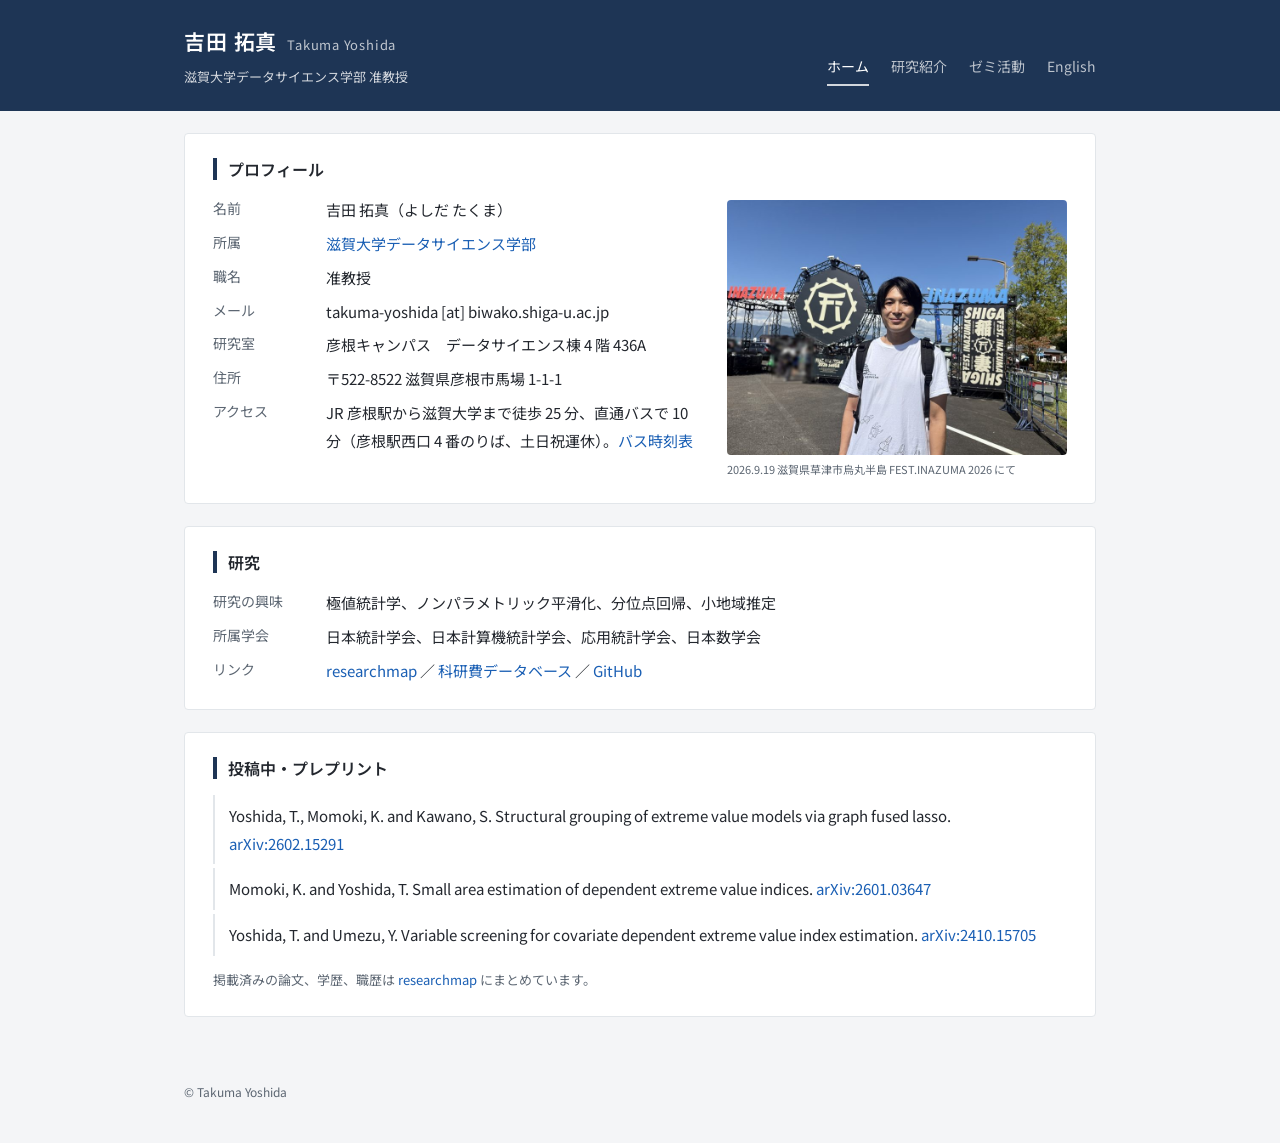
<file: index.html>
<!DOCTYPE html>
<html lang="ja">
<head>
<meta charset="utf-8">
<meta name="viewport" content="width=device-width, initial-scale=1">
<title>吉田 拓真 | 滋賀大学データサイエンス学部</title>
<meta name="description" content="滋賀大学データサイエンス学部 准教授 吉田拓真。極値統計学、ノンパラメトリック平滑化、分位点回帰、小地域推定。">
<meta property="og:type" content="website">
<meta property="og:site_name" content="吉田 拓真">
<meta property="og:locale" content="ja_JP">
<meta property="og:title" content="吉田 拓真 | 滋賀大学データサイエンス学部">
<meta property="og:description" content="滋賀大学データサイエンス学部 准教授 吉田拓真。極値統計学、ノンパラメトリック平滑化、分位点回帰、小地域推定。">
<meta property="og:url" content="https://takuma-yoshida919.github.io/">
<meta name="twitter:card" content="summary">
<link rel="preconnect" href="https://fonts.googleapis.com">
<link rel="preconnect" href="https://fonts.gstatic.com" crossorigin>
<link href="https://fonts.googleapis.com/css2?family=Noto+Sans+JP:wght@400;500;600&display=swap" rel="stylesheet">
<link rel="stylesheet" href="assets/css/style.css?v=8">
<link rel="canonical" href="https://takuma-yoshida919.github.io/">
<link rel="alternate" hreflang="ja" href="https://takuma-yoshida919.github.io/">
<link rel="alternate" hreflang="en" href="https://takuma-yoshida919.github.io/english.html">
<link rel="alternate" hreflang="x-default" href="https://takuma-yoshida919.github.io/">
<script data-goatcounter="https://takuma-yoshida.goatcounter.com/count"
        async src="//gc.zgo.at/count.js"></script>
</head>
<body>

<header class="site-header">
  <div class="inner">
    <div class="who">
      <h1>吉田 拓真<span class="romaji">Takuma Yoshida</span></h1>
      <p>滋賀大学データサイエンス学部 准教授</p>
    </div>
    <nav class="tabs">
      <a href="./" class="on">ホーム</a>
      <a href="research.html">研究紹介</a>
      <a href="seminar.html">ゼミ活動</a>
      <a href="english.html">English</a>
    </nav>
  </div>
</header>

<main>

<section>
  <h2>プロフィール</h2>
  <div class="profile-wrap">
  <dl class="profile">
    <dt>名前</dt>
    <dd>吉田 拓真（よしだ たくま）</dd>
    <dt>所属</dt>
    <dd><a href="https://www.ds.shiga-u.ac.jp/">滋賀大学データサイエンス学部</a></dd>
    <dt>職名</dt>
    <dd>准教授</dd>
    <dt>メール</dt>
    <dd><span class="nb">takuma-yoshida [at]</span> <span class="nb">biwako.shiga-u.ac.jp</span></dd>
    <dt>研究室</dt>
    <dd>彦根キャンパス　<span class="nb">データサイエンス棟 4 階 436A</span></dd>
    <dt>住所</dt>
    <dd><span class="nb">〒522-8522</span> <span class="nb">滋賀県彦根市馬場 1-1-1</span></dd>
    <dt>アクセス</dt>
    <dd>JR 彦根駅から滋賀大学まで徒歩 25 分、直通バスで 10 分（<span class="nb">彦根駅西口 4 番のりば</span>、<span class="nb">土日祝運休</span>）。<a href="https://www.shiga-u.ac.jp/access/access-hikone/bus-timetable_schedule/">バス時刻表</a></dd>
  </dl>
  <figure class="portrait">
    <img src="assets/img/profile.jpg" width="800" height="600" alt="吉田拓真の写真。FEST.INAZUMA 2026 の会場ゲートの前で、白い T シャツ姿で立っている。">
    <figcaption>2026.9.19 <span class="nb">滋賀県草津市烏丸半島</span> <span class="nb">FEST.INAZUMA 2026 にて</span></figcaption>
  </figure>
  </div>
</section>

<section>
  <h2>研究</h2>
  <dl class="profile">
    <dt>研究の興味</dt>
    <dd>極値統計学、ノンパラメトリック平滑化、分位点回帰、小地域推定</dd>
    <dt>所属学会</dt>
    <dd>日本統計学会、日本計算機統計学会、応用統計学会、日本数学会</dd>
    <dt>リンク</dt>
    <dd><a href="https://researchmap.jp/takuma_yoshida">researchmap</a> ／ <a href="https://nrid.nii.ac.jp/ja/nrid/1000080707141/">科研費データベース</a> ／ <a href="https://github.com/takuma-yoshida919">GitHub</a></dd>
  </dl>
</section>

<section>
  <h2>投稿中・プレプリント</h2>
  <ul class="papers">
    <li>Yoshida, T., Momoki, K. and Kawano, S. Structural grouping of extreme value models via graph fused lasso. <a href="https://arxiv.org/abs/2602.15291">arXiv:2602.15291</a></li>
    <li>Momoki, K. and Yoshida, T. Small area estimation of dependent extreme value indices. <a href="https://arxiv.org/abs/2601.03647">arXiv:2601.03647</a></li>
    <li>Yoshida, T. and Umezu, Y. Variable screening for covariate dependent extreme value index estimation. <a href="https://arxiv.org/abs/2410.15705">arXiv:2410.15705</a></li>
  </ul>
  <p class="note">掲載済みの論文、学歴、職歴は <a href="https://researchmap.jp/takuma_yoshida">researchmap</a> にまとめています。</p>
</section>

</main>

<footer>
  &copy; Takuma Yoshida
</footer>

</body>
</html>
</file>
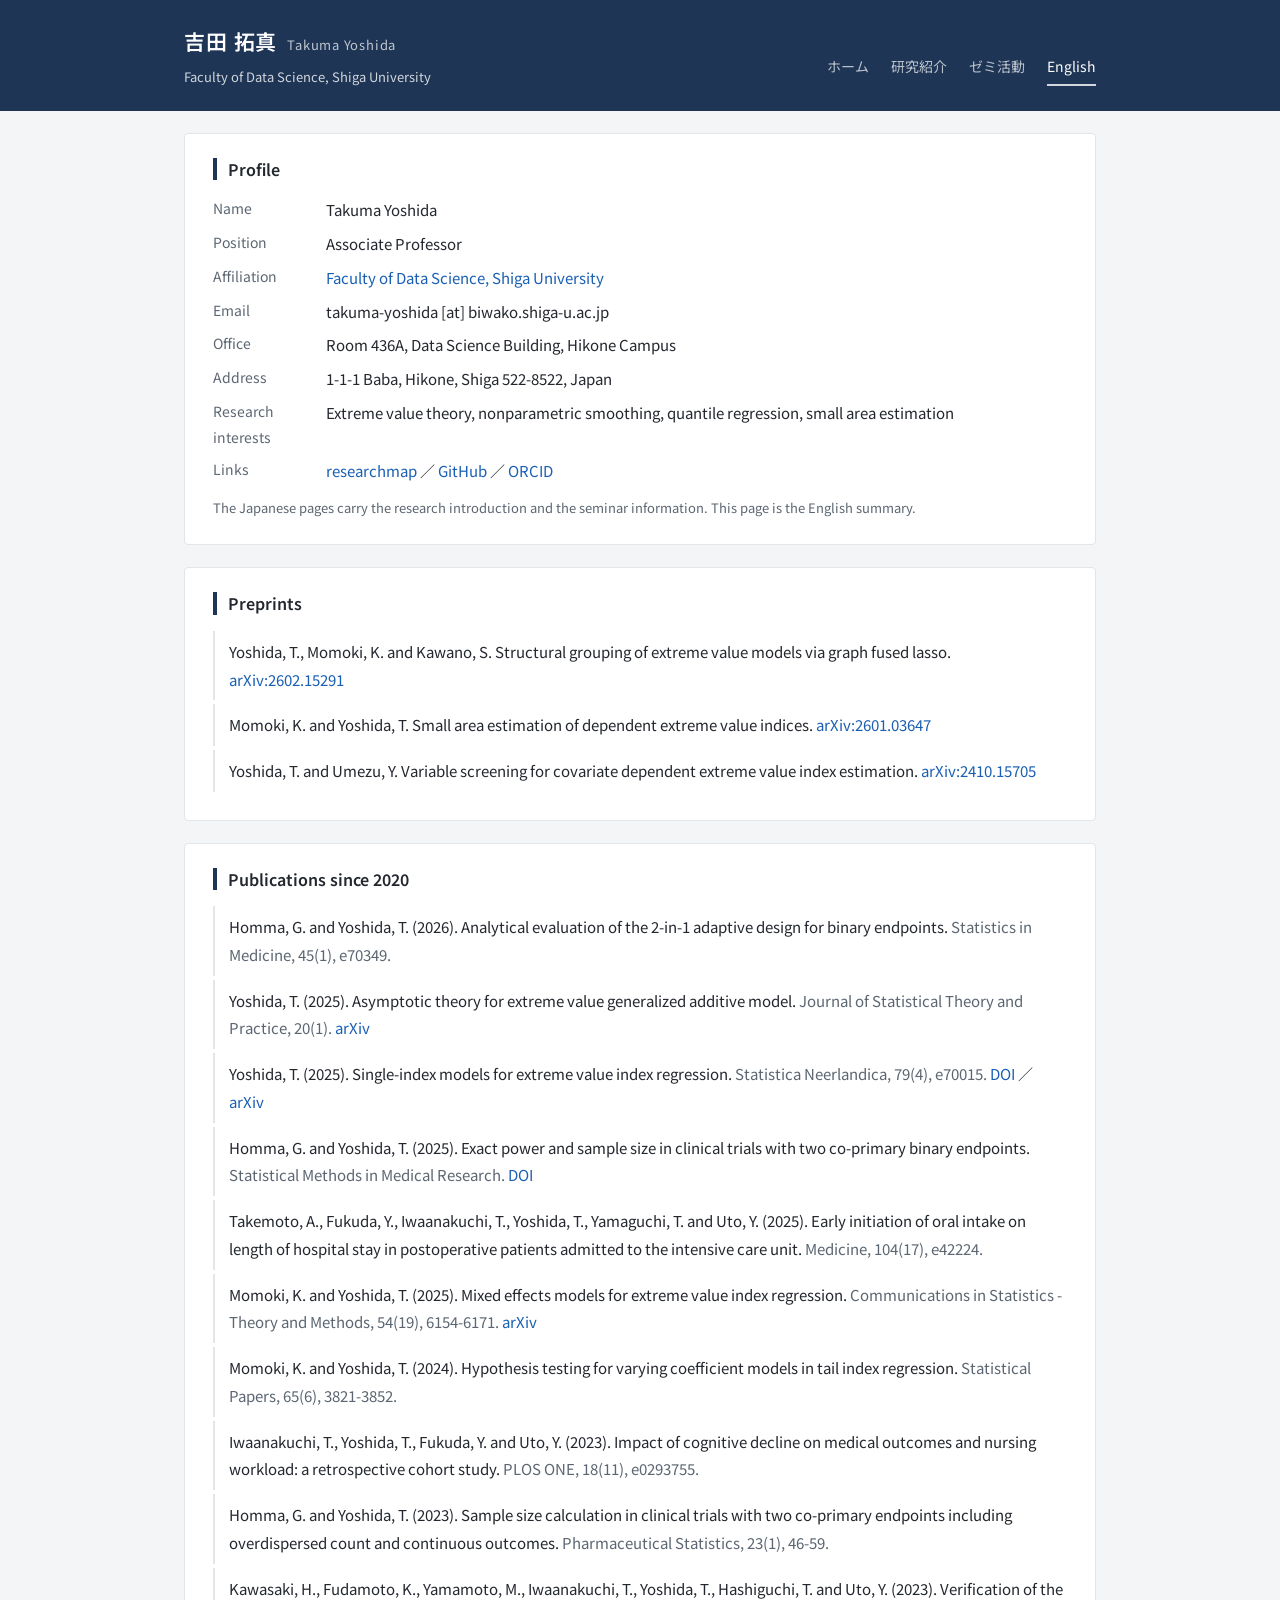
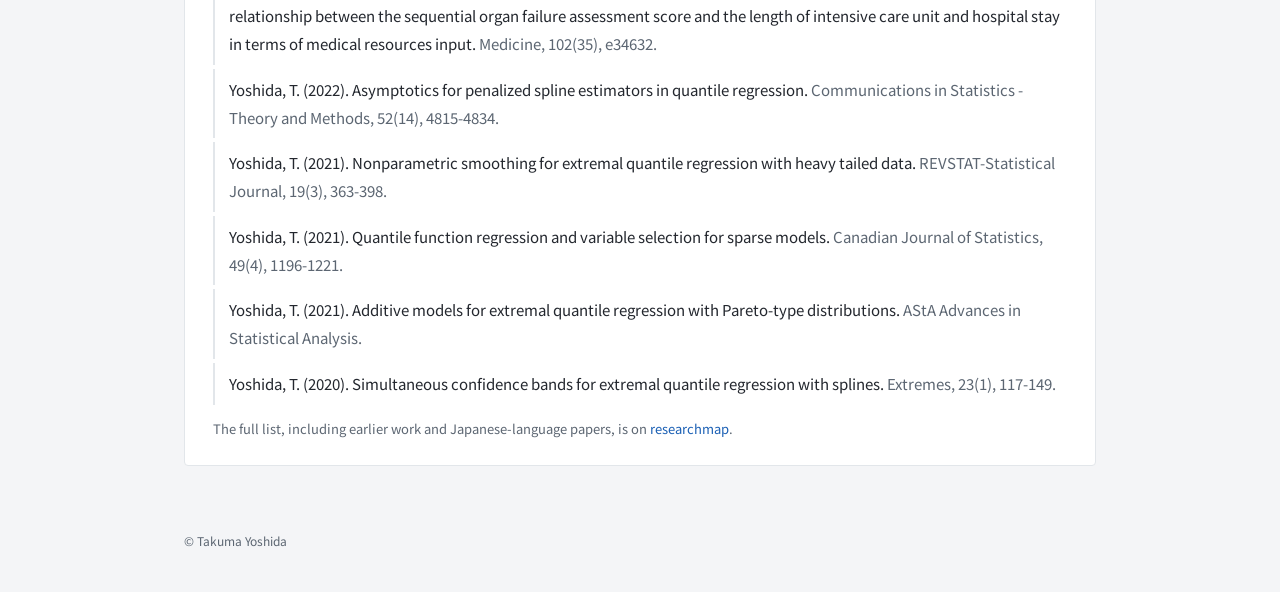
<file: english.html>
<!DOCTYPE html>
<html lang="en">
<head>
<meta charset="utf-8">
<meta name="viewport" content="width=device-width, initial-scale=1">
<title>Takuma Yoshida | Shiga University</title>
<meta name="description" content="Takuma Yoshida, Associate Professor, Faculty of Data Science, Shiga University. Extreme value theory, nonparametric smoothing, quantile regression, small area estimation.">
<meta property="og:type" content="website">
<meta property="og:site_name" content="Takuma Yoshida">
<meta property="og:locale" content="en_US">
<meta property="og:title" content="Takuma Yoshida | Shiga University">
<meta property="og:description" content="Associate Professor, Faculty of Data Science, Shiga University. Extreme value theory, nonparametric smoothing, quantile regression, small area estimation.">
<meta property="og:url" content="https://takuma-yoshida919.github.io/english.html">
<meta name="twitter:card" content="summary">
<link rel="preconnect" href="https://fonts.googleapis.com">
<link rel="preconnect" href="https://fonts.gstatic.com" crossorigin>
<link href="https://fonts.googleapis.com/css2?family=Noto+Sans+JP:wght@400;500;600&display=swap" rel="stylesheet">
<link rel="stylesheet" href="assets/css/style.css?v=8">
<link rel="canonical" href="https://takuma-yoshida919.github.io/english.html">
<link rel="alternate" hreflang="ja" href="https://takuma-yoshida919.github.io/">
<link rel="alternate" hreflang="en" href="https://takuma-yoshida919.github.io/english.html">
<link rel="alternate" hreflang="x-default" href="https://takuma-yoshida919.github.io/">
<script data-goatcounter="https://takuma-yoshida.goatcounter.com/count"
        async src="//gc.zgo.at/count.js"></script>
</head>
<body>

<header class="site-header">
  <div class="inner">
    <div class="who">
      <h1>吉田 拓真<span class="romaji">Takuma Yoshida</span></h1>
      <p>Faculty of Data Science, Shiga University</p>
    </div>
    <nav class="tabs">
      <a href="./">ホーム</a>
      <a href="research.html">研究紹介</a>
      <a href="seminar.html">ゼミ活動</a>
      <a href="english.html" class="on">English</a>
    </nav>
  </div>
</header>

<main>

<section>
  <h2>Profile</h2>
  <dl class="profile">
    <dt>Name</dt>
    <dd>Takuma Yoshida</dd>
    <dt>Position</dt>
    <dd>Associate Professor</dd>
    <dt>Affiliation</dt>
    <dd><a href="https://www.ds.shiga-u.ac.jp/">Faculty of Data Science, Shiga University</a></dd>
    <dt>Email</dt>
    <dd>takuma-yoshida [at] biwako.shiga-u.ac.jp</dd>
    <dt>Office</dt>
    <dd>Room 436A, Data Science Building, Hikone Campus</dd>
    <dt>Address</dt>
    <dd>1-1-1 Baba, Hikone, Shiga 522-8522, Japan</dd>
    <dt>Research interests</dt>
    <dd>Extreme value theory, nonparametric smoothing, quantile regression, small area estimation</dd>
    <dt>Links</dt>
    <dd><a href="https://researchmap.jp/takuma_yoshida">researchmap</a> ／ <a href="https://github.com/takuma-yoshida919">GitHub</a> ／ <a href="https://orcid.org/0000-0002-5423-7930">ORCID</a></dd>
  </dl>
  <p class="note">The Japanese pages carry the research introduction and the seminar information. This page is the English summary.</p>
</section>

<section>
  <h2>Preprints</h2>
  <ul class="papers">
    <li>Yoshida, T., Momoki, K. and Kawano, S. Structural grouping of extreme value models via graph fused lasso. <a href="https://arxiv.org/abs/2602.15291">arXiv:2602.15291</a></li>
    <li>Momoki, K. and Yoshida, T. Small area estimation of dependent extreme value indices. <a href="https://arxiv.org/abs/2601.03647">arXiv:2601.03647</a></li>
    <li>Yoshida, T. and Umezu, Y. Variable screening for covariate dependent extreme value index estimation. <a href="https://arxiv.org/abs/2410.15705">arXiv:2410.15705</a></li>
  </ul>
</section>

<section>
  <h2>Publications since 2020</h2>
  <ul class="papers">
    <li>Homma, G. and Yoshida, T. (2026). Analytical evaluation of the 2-in-1 adaptive design for binary endpoints. <span class="venue">Statistics in Medicine, 45(1), e70349.</span></li>
    <li>Yoshida, T. (2025). Asymptotic theory for extreme value generalized additive model. <span class="venue">Journal of Statistical Theory and Practice, 20(1).</span> <a href="https://arxiv.org/abs/2303.02402">arXiv</a></li>
    <li>Yoshida, T. (2025). Single-index models for extreme value index regression. <span class="venue">Statistica Neerlandica, 79(4), e70015.</span> <a href="https://doi.org/10.1111/stan.70015">DOI</a> ／ <a href="https://arxiv.org/abs/2203.05758">arXiv</a></li>
    <li>Homma, G. and Yoshida, T. (2025). Exact power and sample size in clinical trials with two co-primary binary endpoints. <span class="venue">Statistical Methods in Medical Research.</span> <a href="https://doi.org/10.1177/09622802251368697">DOI</a></li>
    <li>Takemoto, A., Fukuda, Y., Iwaanakuchi, T., Yoshida, T., Yamaguchi, T. and Uto, Y. (2025). Early initiation of oral intake on length of hospital stay in postoperative patients admitted to the intensive care unit. <span class="venue">Medicine, 104(17), e42224.</span></li>
    <li>Momoki, K. and Yoshida, T. (2025). Mixed effects models for extreme value index regression. <span class="venue">Communications in Statistics - Theory and Methods, 54(19), 6154-6171.</span> <a href="https://arxiv.org/abs/2305.05106">arXiv</a></li>
    <li>Momoki, K. and Yoshida, T. (2024). Hypothesis testing for varying coefficient models in tail index regression. <span class="venue">Statistical Papers, 65(6), 3821-3852.</span></li>
    <li>Iwaanakuchi, T., Yoshida, T., Fukuda, Y. and Uto, Y. (2023). Impact of cognitive decline on medical outcomes and nursing workload: a retrospective cohort study. <span class="venue">PLOS ONE, 18(11), e0293755.</span></li>
    <li>Homma, G. and Yoshida, T. (2023). Sample size calculation in clinical trials with two co-primary endpoints including overdispersed count and continuous outcomes. <span class="venue">Pharmaceutical Statistics, 23(1), 46-59.</span></li>
    <li>Kawasaki, H., Fudamoto, K., Yamamoto, M., Iwaanakuchi, T., Yoshida, T., Hashiguchi, T. and Uto, Y. (2023). Verification of the relationship between the sequential organ failure assessment score and the length of intensive care unit and hospital stay in terms of medical resources input. <span class="venue">Medicine, 102(35), e34632.</span></li>
    <li>Yoshida, T. (2022). Asymptotics for penalized spline estimators in quantile regression. <span class="venue">Communications in Statistics - Theory and Methods, 52(14), 4815-4834.</span></li>
    <li>Yoshida, T. (2021). Nonparametric smoothing for extremal quantile regression with heavy tailed data. <span class="venue">REVSTAT-Statistical Journal, 19(3), 363-398.</span></li>
    <li>Yoshida, T. (2021). Quantile function regression and variable selection for sparse models. <span class="venue">Canadian Journal of Statistics, 49(4), 1196-1221.</span></li>
    <li>Yoshida, T. (2021). Additive models for extremal quantile regression with Pareto-type distributions. <span class="venue">AStA Advances in Statistical Analysis.</span></li>
    <li>Yoshida, T. (2020). Simultaneous confidence bands for extremal quantile regression with splines. <span class="venue">Extremes, 23(1), 117-149.</span></li>
  </ul>
  <p class="note">The full list, including earlier work and Japanese-language papers, is on <a href="https://researchmap.jp/takuma_yoshida">researchmap</a>.</p>
</section>

</main>

<footer>
  &copy; Takuma Yoshida
</footer>

</body>
</html>
</file>
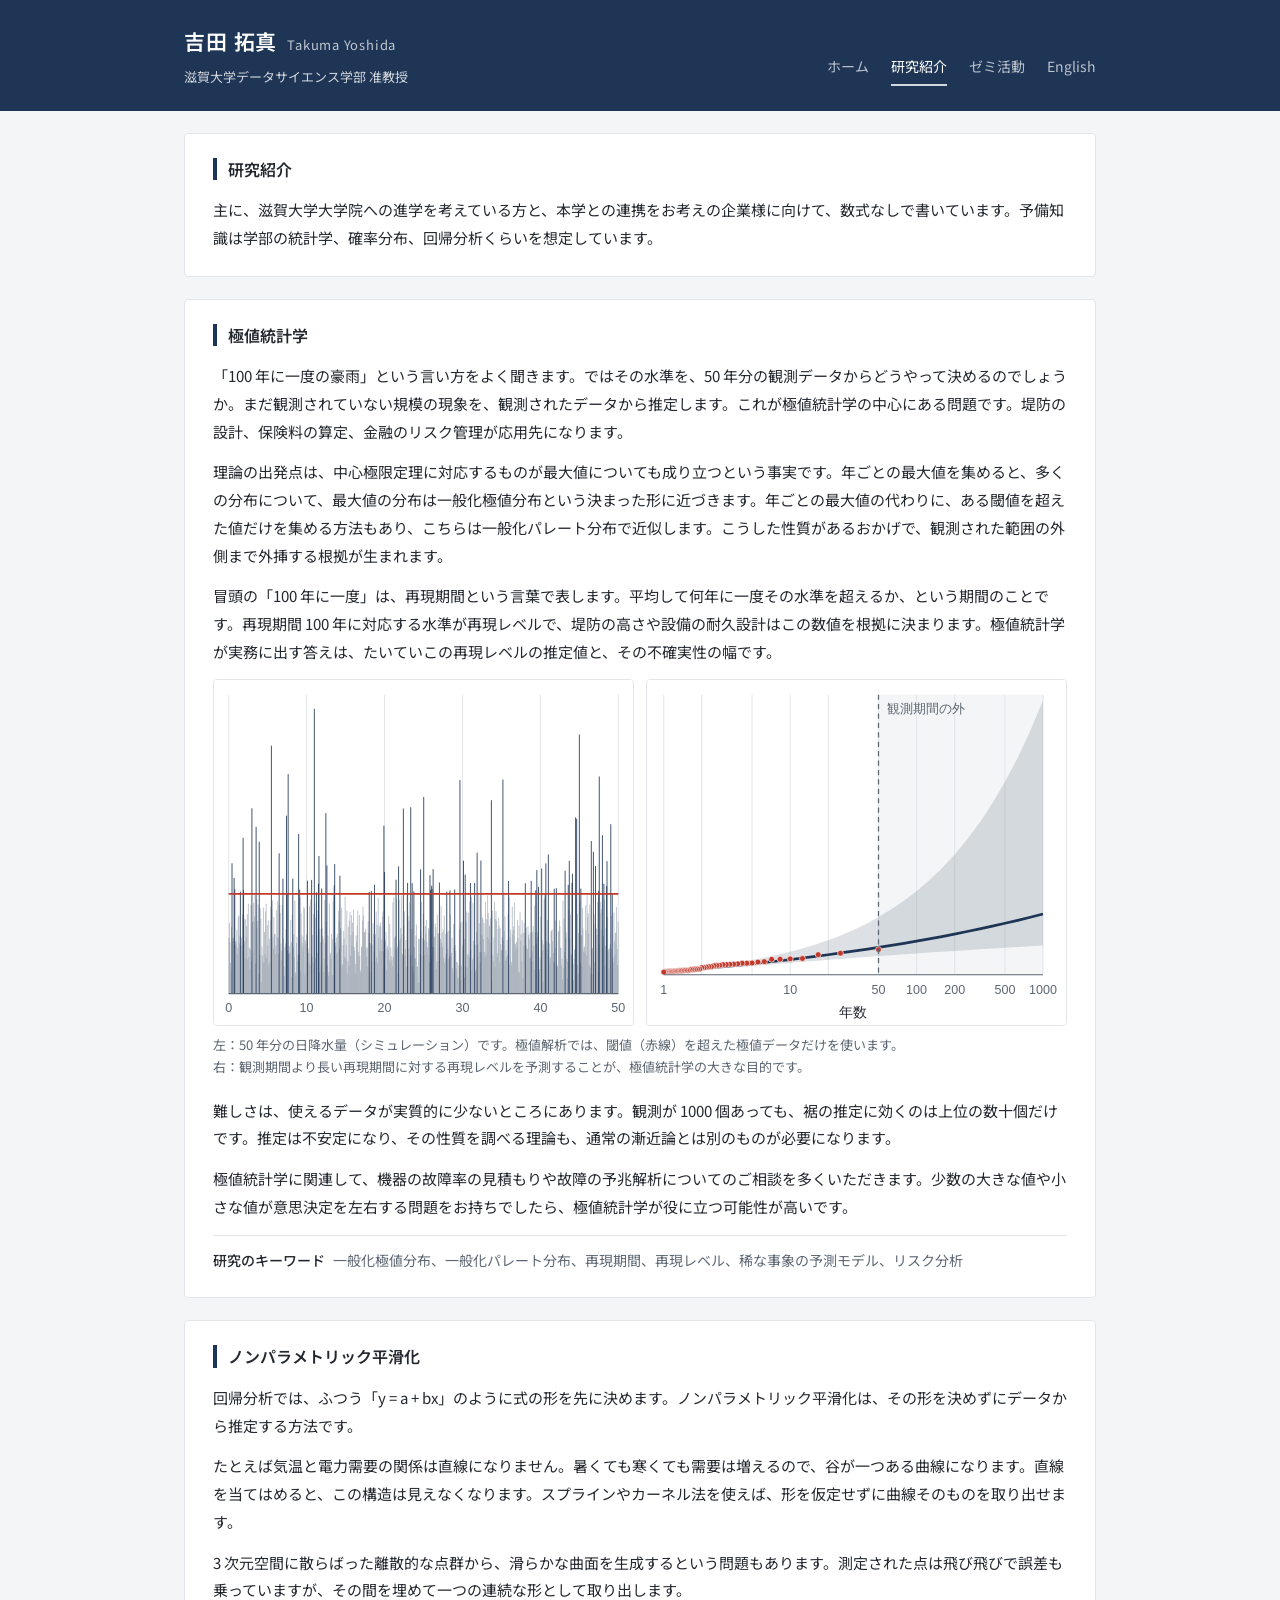
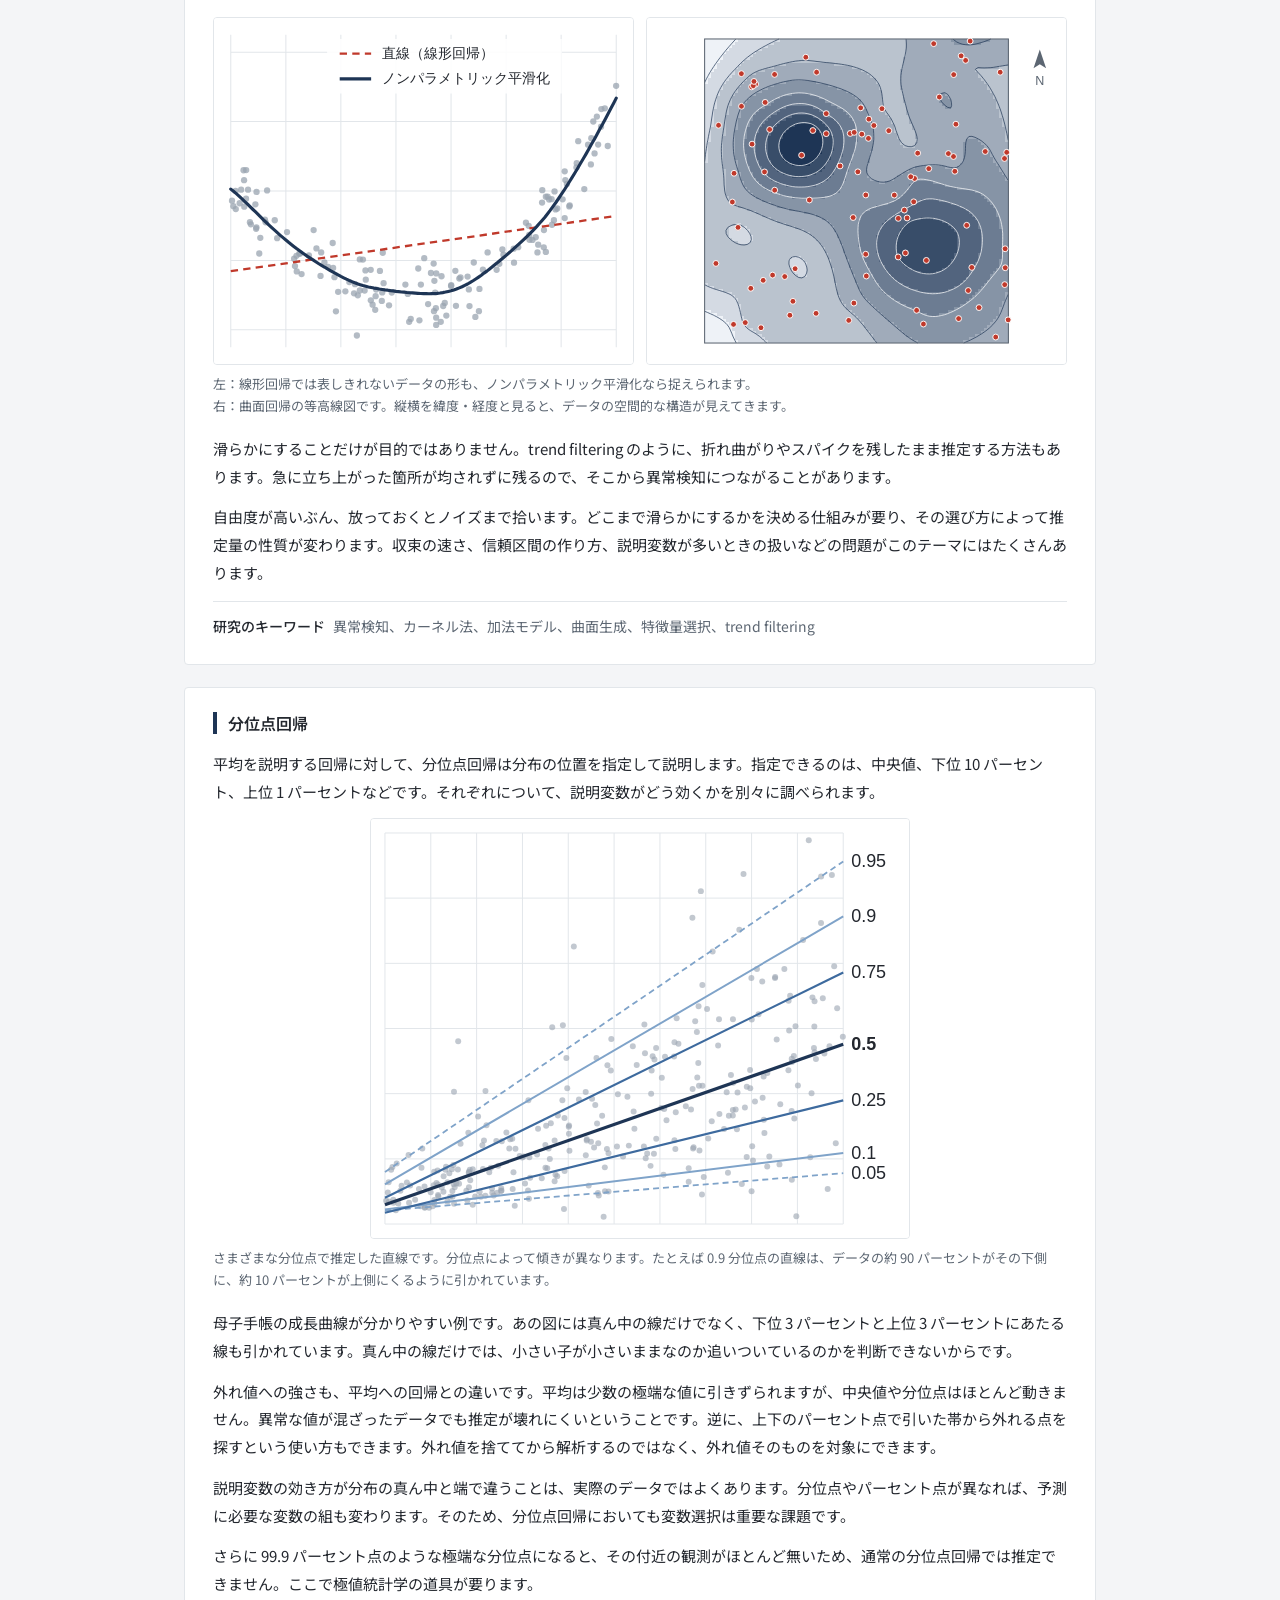
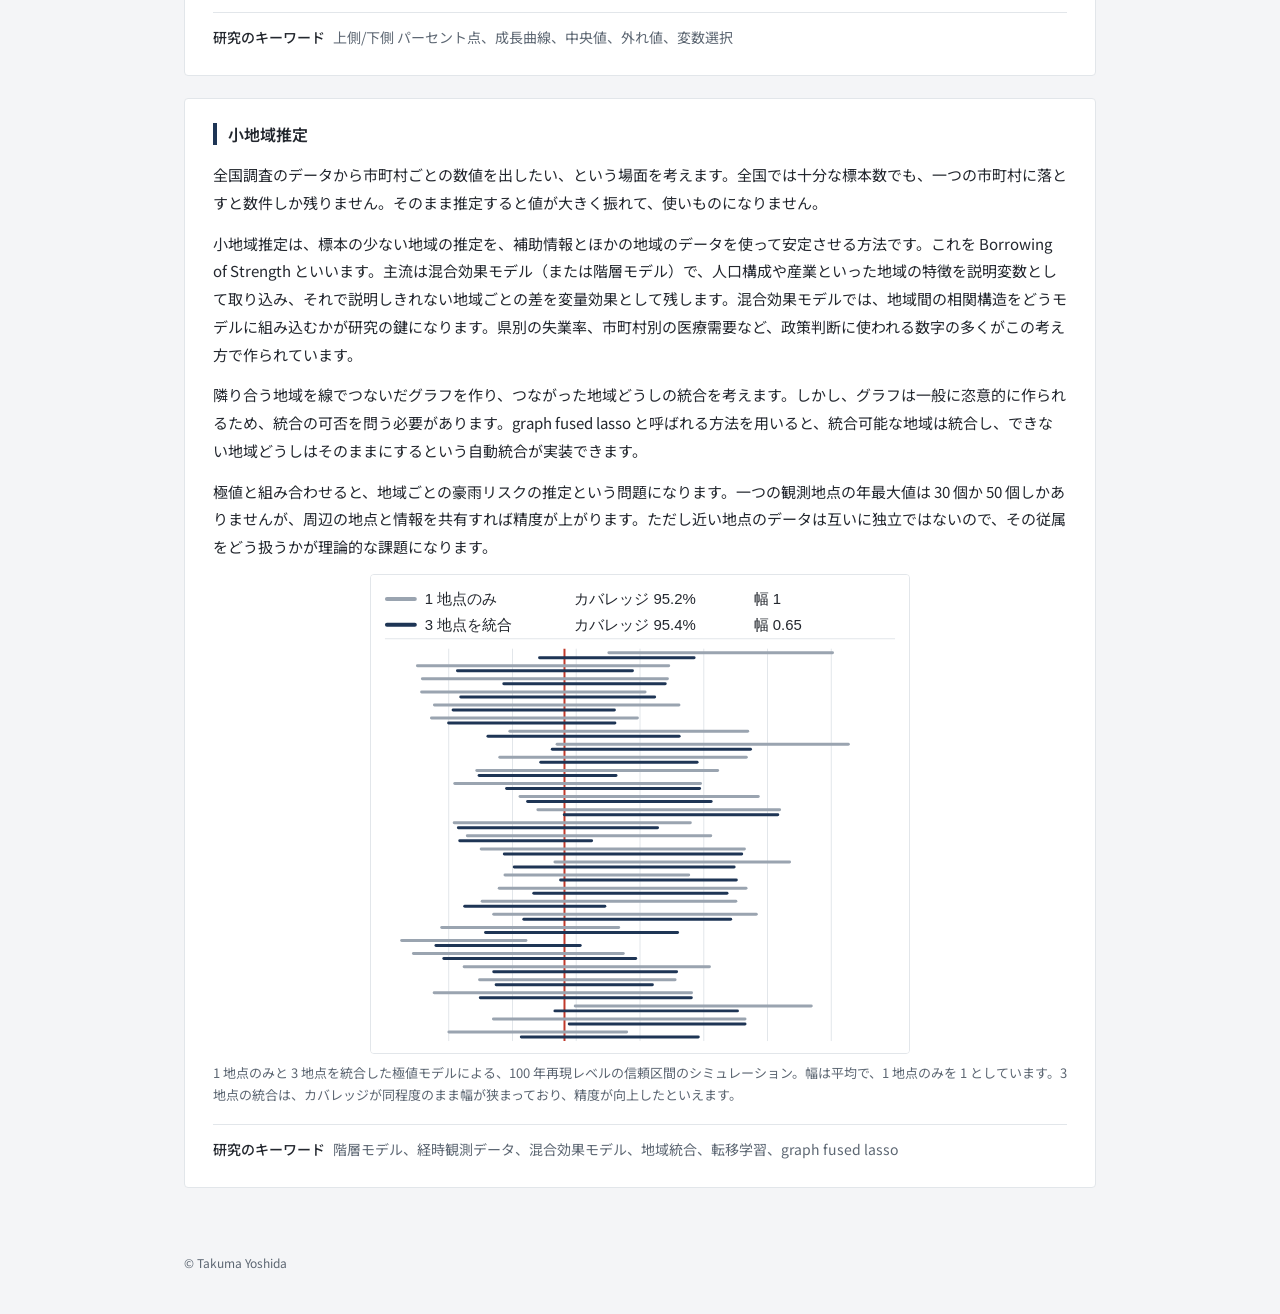
<file: research.html>
<!DOCTYPE html>
<html lang="ja">
<head>
<meta charset="utf-8">
<meta name="viewport" content="width=device-width, initial-scale=1">
<title>研究紹介 | 吉田 拓真</title>
<meta name="description" content="極値統計学、ノンパラメトリック平滑化、分位点回帰、小地域推定。滋賀大学データサイエンス学部 吉田拓真の研究分野の紹介。">
<meta property="og:type" content="website">
<meta property="og:site_name" content="吉田 拓真">
<meta property="og:locale" content="ja_JP">
<meta property="og:title" content="研究紹介 | 吉田 拓真">
<meta property="og:description" content="極値統計学、ノンパラメトリック平滑化、分位点回帰、小地域推定の 4 分野を数式なしで紹介しています。">
<meta property="og:url" content="https://takuma-yoshida919.github.io/research.html">
<meta name="twitter:card" content="summary">
<link rel="preconnect" href="https://fonts.googleapis.com">
<link rel="preconnect" href="https://fonts.gstatic.com" crossorigin>
<link href="https://fonts.googleapis.com/css2?family=Noto+Sans+JP:wght@400;500;600&display=swap" rel="stylesheet">
<link rel="stylesheet" href="assets/css/style.css?v=8">
<link rel="canonical" href="https://takuma-yoshida919.github.io/research.html">
<script data-goatcounter="https://takuma-yoshida.goatcounter.com/count"
        async src="//gc.zgo.at/count.js"></script>
</head>
<body>

<header class="site-header">
  <div class="inner">
    <div class="who">
      <h1>吉田 拓真<span class="romaji">Takuma Yoshida</span></h1>
      <p>滋賀大学データサイエンス学部 准教授</p>
    </div>
    <nav class="tabs">
      <a href="./">ホーム</a>
      <a href="research.html" class="on">研究紹介</a>
      <a href="seminar.html">ゼミ活動</a>
      <a href="english.html">English</a>
    </nav>
  </div>
</header>

<main>

<section>
  <h2>研究紹介</h2>
  <p>主に、滋賀大学大学院への進学を考えている方と、本学との連携をお考えの企業様に向けて、数式なしで書いています。予備知識は学部の統計学、確率分布、回帰分析くらいを想定しています。</p>
</section>

<section>
  <h2>極値統計学</h2>
  <p>「100 年に一度の豪雨」という言い方をよく聞きます。ではその水準を、50 年分の観測データからどうやって決めるのでしょうか。まだ観測されていない規模の現象を、観測されたデータから推定します。これが極値統計学の中心にある問題です。堤防の設計、保険料の算定、金融のリスク管理が応用先になります。</p>
  <p>理論の出発点は、中心極限定理に対応するものが最大値についても成り立つという事実です。年ごとの最大値を集めると、多くの分布について、最大値の分布は一般化極値分布という決まった形に近づきます。年ごとの最大値の代わりに、ある閾値を超えた値だけを集める方法もあり、こちらは一般化パレート分布で近似します。こうした性質があるおかげで、観測された範囲の外側まで外挿する根拠が生まれます。</p>
  <p>冒頭の「100 年に一度」は、再現期間という言葉で表します。平均して何年に一度その水準を超えるか、という期間のことです。再現期間 100 年に対応する水準が再現レベルで、堤防の高さや設備の耐久設計はこの数値を根拠に決まります。極値統計学が実務に出す答えは、たいていこの再現レベルの推定値と、その不確実性の幅です。</p>
  <figure class="pair">
    <div class="panels">
      <img src="assets/img/extreme-series.svg" width="400" height="330" alt="左の図。50 年分の日降水量に見立てたシミュレーションデータを縦線で並べ、閾値を赤い横線で引いている。閾値を超えた日はおよそ 100 日。">
      <img src="assets/img/extreme-return-level.svg" width="400" height="330" alt="右の図。横軸を年数の対数目盛りにした再現レベル図。推定した再現レベルの曲線と 95% 信頼区間の帯、観測データの点を描いている。観測期間の 50 年より先は帯が急に広がる。">
    </div>
    <figcaption><span class="side">左</span><span class="stack">上</span>：50 年分の日降水量（シミュレーション）です。極値解析では、閾値（赤線）を超えた極値データだけを使います。<br>
<span class="side">右</span><span class="stack">下</span>：観測期間より長い再現期間に対する再現レベルを予測することが、極値統計学の大きな目的です。</figcaption>
  </figure>
  <p>難しさは、使えるデータが実質的に少ないところにあります。観測が 1000 個あっても、裾の推定に効くのは上位の数十個だけです。推定は不安定になり、その性質を調べる理論も、通常の漸近論とは別のものが必要になります。</p>
  <p>極値統計学に関連して、機器の故障率の見積もりや故障の予兆解析についてのご相談を多くいただきます。少数の大きな値や小さな値が意思決定を左右する問題をお持ちでしたら、極値統計学が役に立つ可能性が高いです。</p>
  <p class="eg"><b>研究のキーワード</b>一般化極値分布、一般化パレート分布、再現期間、再現レベル、稀な事象の予測モデル、リスク分析</p>
</section>

<section>
  <h2>ノンパラメトリック平滑化</h2>
  <p>回帰分析では、ふつう「y = a + bx」のように式の形を先に決めます。ノンパラメトリック平滑化は、その形を決めずにデータから推定する方法です。</p>
  <p>たとえば気温と電力需要の関係は直線になりません。暑くても寒くても需要は増えるので、谷が一つある曲線になります。直線を当てはめると、この構造は見えなくなります。スプラインやカーネル法を使えば、形を仮定せずに曲線そのものを取り出せます。</p>
  <p>3 次元空間に散らばった離散的な点群から、滑らかな曲面を生成するという問題もあります。測定された点は飛び飛びで誤差も乗っていますが、その間を埋めて一つの連続な形として取り出します。</p>
  <figure class="pair">
    <div class="panels">
      <img src="assets/img/smoothing.svg" width="400" height="330" alt="曲線の図。散布図に直線と平滑化曲線を当てはめたもの。直線はゆるい右上がりで谷を捉えられず、平滑化曲線は谷が一つある形をなぞっている。">
      <img src="assets/img/contour.svg" width="400" height="330" alt="曲面の図。平面に観測点が散らばり、そこから推定した面を等高線で描いている。高さの異なる二つの山がある。">
    </div>
    <figcaption><span class="side">左</span><span class="stack">上</span>：線形回帰では表しきれないデータの形も、ノンパラメトリック平滑化なら捉えられます。<br><span class="side">右</span><span class="stack">下</span>：曲面回帰の等高線図です。縦横を緯度・経度と見ると、データの空間的な構造が見えてきます。</figcaption>
  </figure>
  <p>滑らかにすることだけが目的ではありません。trend filtering のように、折れ曲がりやスパイクを残したまま推定する方法もあります。急に立ち上がった箇所が均されずに残るので、そこから異常検知につながることがあります。</p>
  <p>自由度が高いぶん、放っておくとノイズまで拾います。どこまで滑らかにするかを決める仕組みが要り、その選び方によって推定量の性質が変わります。収束の速さ、信頼区間の作り方、説明変数が多いときの扱いなどの問題がこのテーマにはたくさんあります。</p>
  <p class="eg"><b>研究のキーワード</b>異常検知、カーネル法、加法モデル、曲面生成、特徴量選択、trend filtering</p>
</section>

<section>
  <h2>分位点回帰</h2>
  <p>平均を説明する回帰に対して、分位点回帰は分布の位置を指定して説明します。指定できるのは、中央値、下位 10 パーセント、上位 1 パーセントなどです。それぞれについて、説明変数がどう効くかを別々に調べられます。</p>
  <figure>
    <img src="assets/img/quantile.svg" width="540" height="420" alt="右へ行くほどばらつきが大きくなる散布図に、0.05 から 0.95 までの 7 本の分位点回帰直線を引いた図。直線は右へ扇形に広がり、上側の直線ほど傾きが急になっている。">
    <figcaption>さまざまな分位点で推定した直線です。分位点によって傾きが異なります。たとえば 0.9 分位点の直線は、データの約 90 パーセントがその下側に、約 10 パーセントが上側にくるように引かれています。</figcaption>
  </figure>
  <p>母子手帳の成長曲線が分かりやすい例です。あの図には真ん中の線だけでなく、下位 3 パーセントと上位 3 パーセントにあたる線も引かれています。真ん中の線だけでは、小さい子が小さいままなのか追いついているのかを判断できないからです。</p>
  <p>外れ値への強さも、平均への回帰との違いです。平均は少数の極端な値に引きずられますが、中央値や分位点はほとんど動きません。異常な値が混ざったデータでも推定が壊れにくいということです。逆に、上下のパーセント点で引いた帯から外れる点を探すという使い方もできます。外れ値を捨ててから解析するのではなく、外れ値そのものを対象にできます。</p>
  <p>説明変数の効き方が分布の真ん中と端で違うことは、実際のデータではよくあります。分位点やパーセント点が異なれば、予測に必要な変数の組も変わります。そのため、分位点回帰においても変数選択は重要な課題です。</p>
  <p>さらに 99.9 パーセント点のような極端な分位点になると、その付近の観測がほとんど無いため、通常の分位点回帰では推定できません。ここで極値統計学の道具が要ります。</p>
  <p class="eg"><b>研究のキーワード</b><span class="nb">上側/下側 パーセント点</span>、成長曲線、中央値、外れ値、変数選択</p>
</section>

<section>
  <h2>小地域推定</h2>
  <p>全国調査のデータから市町村ごとの数値を出したい、という場面を考えます。全国では十分な標本数でも、一つの市町村に落とすと数件しか残りません。そのまま推定すると値が大きく振れて、使いものになりません。</p>
  <p>小地域推定は、標本の少ない地域の推定を、補助情報とほかの地域のデータを使って安定させる方法です。これを Borrowing of Strength といいます。主流は混合効果モデル（または階層モデル）で、人口構成や産業といった地域の特徴を説明変数として取り込み、それで説明しきれない地域ごとの差を変量効果として残します。混合効果モデルでは、地域間の相関構造をどうモデルに組み込むかが研究の鍵になります。県別の失業率、市町村別の医療需要など、政策判断に使われる数字の多くがこの考え方で作られています。</p>
  <p>隣り合う地域を線でつないだグラフを作り、つながった地域どうしの統合を考えます。しかし、グラフは一般に恣意的に作られるため、統合の可否を問う必要があります。<span class="nb">graph fused lasso</span> と呼ばれる方法を用いると、統合可能な地域は統合し、できない地域どうしはそのままにするという自動統合が実装できます。</p>
  <p>極値と組み合わせると、地域ごとの豪雨リスクの推定という問題になります。一つの観測地点の年最大値は 30 個か 50 個しかありませんが、周辺の地点と情報を共有すれば精度が上がります。ただし近い地点のデータは互いに独立ではないので、その従属をどう扱うかが理論的な課題になります。</p>
  <figure>
    <img src="assets/img/return-level.svg" width="540" height="480" alt="30 回のシミュレーションについて、1 地点のみのデータによる 100 年再現レベルの 95% 信頼区間（灰色）と、3 地点を統合したモデルによる 95% 信頼区間（紺）を並べた図。赤い縦線が真の値。カバレッジは 95.2% と 95.4%、平均の幅は 1 地点のみを 1 として 3 地点の統合が 0.65。">
    <figcaption>1 地点のみと 3 地点を統合した極値モデルによる、100 年再現レベルの信頼区間のシミュレーション。幅は平均で、1 地点のみを 1 としています。3 地点の統合は、カバレッジが同程度のまま幅が狭まっており、精度が向上したといえます。</figcaption>
  </figure>
  <p class="eg"><b>研究のキーワード</b>階層モデル、経時観測データ、混合効果モデル、地域統合、転移学習、<span class="nb">graph fused lasso</span></p>
</section>

</main>

<footer>
  &copy; Takuma Yoshida
</footer>

</body>
</html>
</file>
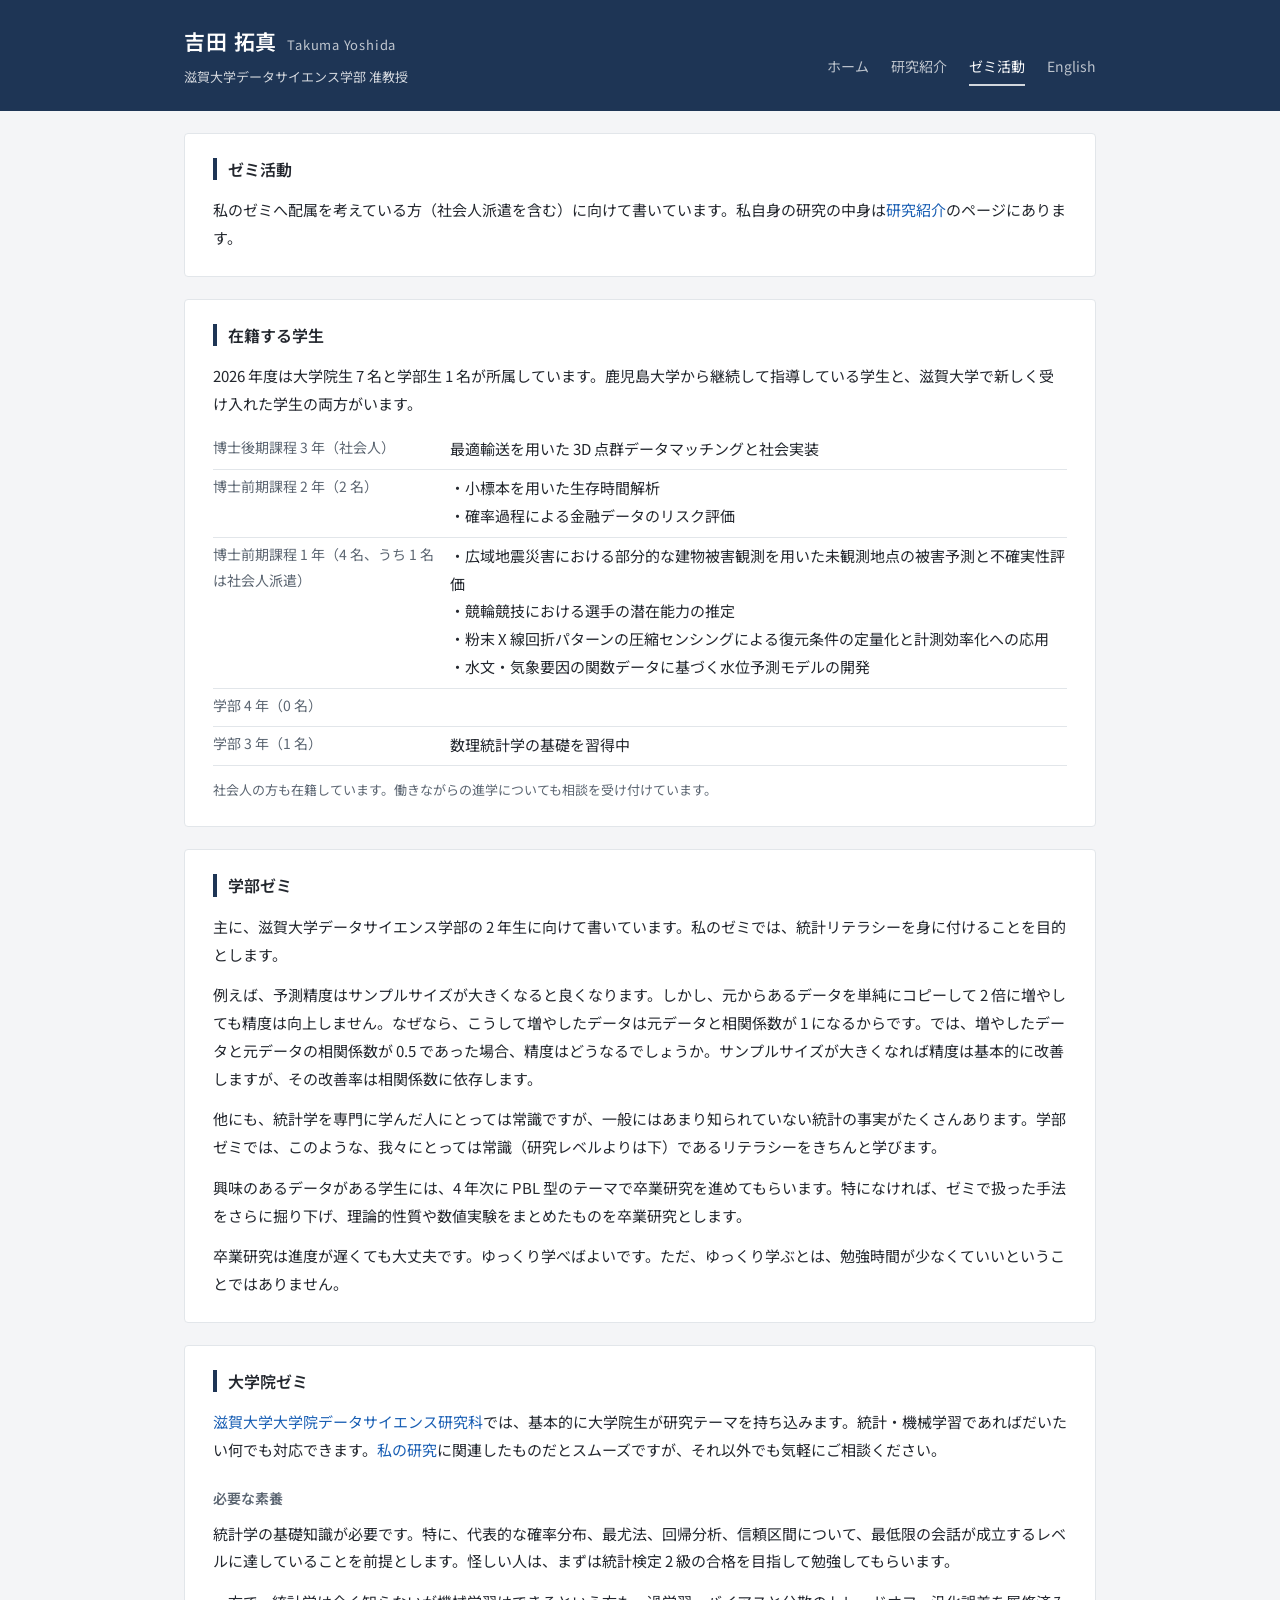
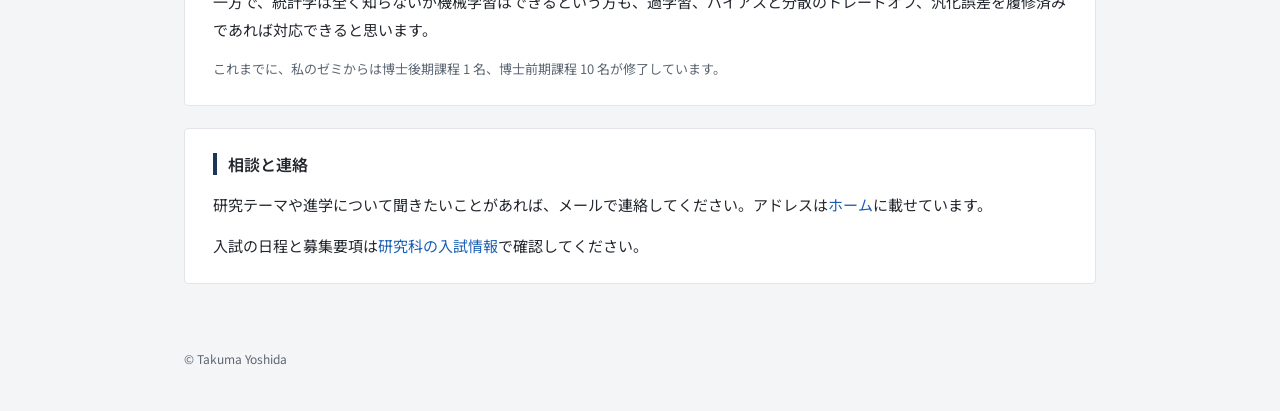
<file: seminar.html>
<!DOCTYPE html>
<html lang="ja">
<head>
<meta charset="utf-8">
<meta name="viewport" content="width=device-width, initial-scale=1">
<title>ゼミ活動 | 吉田 拓真</title>
<meta name="description" content="滋賀大学大学院データサイエンス研究科 吉田研究室のゼミ活動。進学を考えている方に向けた案内。">
<meta property="og:type" content="website">
<meta property="og:site_name" content="吉田 拓真">
<meta property="og:locale" content="ja_JP">
<meta property="og:title" content="ゼミ活動 | 吉田 拓真">
<meta property="og:description" content="滋賀大学 吉田研究室のゼミ活動。在籍する学生、学部ゼミと大学院ゼミで学ぶこと、必要な素養。">
<meta property="og:url" content="https://takuma-yoshida919.github.io/seminar.html">
<meta name="twitter:card" content="summary">
<link rel="preconnect" href="https://fonts.googleapis.com">
<link rel="preconnect" href="https://fonts.gstatic.com" crossorigin>
<link href="https://fonts.googleapis.com/css2?family=Noto+Sans+JP:wght@400;500;600&display=swap" rel="stylesheet">
<link rel="stylesheet" href="assets/css/style.css?v=8">
<link rel="canonical" href="https://takuma-yoshida919.github.io/seminar.html">
<script data-goatcounter="https://takuma-yoshida.goatcounter.com/count"
        async src="//gc.zgo.at/count.js"></script>
</head>
<body>

<header class="site-header">
  <div class="inner">
    <div class="who">
      <h1>吉田 拓真<span class="romaji">Takuma Yoshida</span></h1>
      <p>滋賀大学データサイエンス学部 准教授</p>
    </div>
    <nav class="tabs">
      <a href="./">ホーム</a>
      <a href="research.html">研究紹介</a>
      <a href="seminar.html" class="on">ゼミ活動</a>
      <a href="english.html">English</a>
    </nav>
  </div>
</header>

<main>

<section>
  <h2>ゼミ活動</h2>
  <p>私のゼミへ配属を考えている方（社会人派遣を含む）に向けて書いています。私自身の研究の中身は<a href="research.html">研究紹介</a>のページにあります。</p>
</section>

<section>
  <h2>在籍する学生</h2>
  <p>2026 年度は大学院生 7 名と学部生 1 名が所属しています。鹿児島大学から継続して指導している学生と、滋賀大学で新しく受け入れた学生の両方がいます。</p>
  <ul class="roster">
    <li><span class="term">博士後期課程 3 年（社会人）</span><span>最適輸送を用いた 3D 点群データマッチングと社会実装</span></li>
    <li><span class="term">博士前期課程 2 年（2 名）</span><span>・小標本を用いた生存時間解析<br>・確率過程による金融データのリスク評価</span></li>
    <li><span class="term">博士前期課程 1 年（4 名、うち 1 名は社会人派遣）</span><span>・広域地震災害における部分的な建物被害観測を用いた未観測地点の被害予測と不確実性評価<br>・競輪競技における選手の潜在能力の推定<br>・粉末 X 線回折パターンの圧縮センシングによる復元条件の定量化と計測効率化への応用<br>・水文・気象要因の関数データに基づく水位予測モデルの開発</span></li>
    <li><span class="term">学部 4 年（0 名）</span><span></span></li>
    <li><span class="term">学部 3 年（1 名）</span><span>数理統計学の基礎を習得中</span></li>
  </ul>
  <p class="note">社会人の方も在籍しています。働きながらの進学についても相談を受け付けています。</p>
</section>

<section>
  <h2>学部ゼミ</h2>
  <p>主に、滋賀大学データサイエンス学部の 2 年生に向けて書いています。私のゼミでは、統計リテラシーを身に付けることを目的とします。</p>
  <p>例えば、予測精度はサンプルサイズが大きくなると良くなります。しかし、元からあるデータを単純にコピーして 2 倍に増やしても精度は向上しません。なぜなら、こうして増やしたデータは元データと相関係数が 1 になるからです。では、増やしたデータと元データの相関係数が 0.5 であった場合、精度はどうなるでしょうか。サンプルサイズが大きくなれば精度は基本的に改善しますが、その改善率は相関係数に依存します。</p>
  <p>他にも、統計学を専門に学んだ人にとっては常識ですが、一般にはあまり知られていない統計の事実がたくさんあります。学部ゼミでは、このような、我々にとっては常識（研究レベルよりは下）であるリテラシーをきちんと学びます。</p>
  <p>興味のあるデータがある学生には、4 年次に PBL 型のテーマで卒業研究を進めてもらいます。特になければ、ゼミで扱った手法をさらに掘り下げ、理論的性質や数値実験をまとめたものを卒業研究とします。</p>
  <p>卒業研究は進度が遅くても大丈夫です。ゆっくり学べばよいです。ただ、ゆっくり学ぶとは、勉強時間が少なくていいということではありません。</p>
</section>

<section>
  <h2>大学院ゼミ</h2>
  <p><a href="https://www.ds.shiga-u.ac.jp/graduate/">滋賀大学大学院データサイエンス研究科</a>では、基本的に大学院生が研究テーマを持ち込みます。統計・機械学習であればだいたい何でも対応できます。<a href="research.html">私の研究</a>に関連したものだとスムーズですが、それ以外でも気軽にご相談ください。</p>
  <h3>必要な素養</h3>
  <p>統計学の基礎知識が必要です。特に、代表的な確率分布、最尤法、回帰分析、信頼区間について、最低限の会話が成立するレベルに達していることを前提とします。怪しい人は、まずは統計検定 2 級の合格を目指して勉強してもらいます。</p>
  <p>一方で、統計学は全く知らないが機械学習はできるという方も、過学習、バイアスと分散のトレードオフ、汎化誤差を履修済みであれば対応できると思います。</p>
  <p class="note">これまでに、私のゼミからは博士後期課程 1 名、博士前期課程 10 名が修了しています。</p>
</section>

<section>
  <h2>相談と連絡</h2>
  <p>研究テーマや進学について聞きたいことがあれば、メールで連絡してください。アドレスは<a href="./">ホーム</a>に載せています。</p>
  <p>入試の日程と募集要項は<a href="https://www.ds.shiga-u.ac.jp/admission/">研究科の入試情報</a>で確認してください。</p>
</section>

</main>

<footer>
  &copy; Takuma Yoshida
</footer>

</body>
</html>
</file>
<file: assets/css/style.css>
:root {
  --navy: #1e3555;
  --navy-dark: #16283f;
  --ink: #23272e;
  --muted: #5c6672;
  --line: #e2e6ea;
  --bg: #f4f5f7;
  --link: #1a5fb4;
}

* { box-sizing: border-box; }

html { -webkit-text-size-adjust: 100%; }

body {
  margin: 0;
  background: var(--bg);
  color: var(--ink);
  font-family: "Noto Sans JP", "Yu Gothic", "Hiragino Sans", "Meiryo", system-ui, sans-serif;
  font-size: 15px;
  line-height: 1.85;
}

a { color: var(--link); text-decoration: none; }
a:hover { text-decoration: underline; }

/* header */

.site-header {
  background: var(--navy);
  color: #fff;
  padding: 22px 0;
}

.site-header .inner {
  max-width: 960px;
  margin: 0 auto;
  padding: 0 24px;
  display: flex;
  align-items: flex-end;
  justify-content: space-between;
  flex-wrap: wrap;
  gap: 12px 24px;
}

.site-header h1 {
  margin: 0;
  font-size: 21px;
  font-weight: 600;
  letter-spacing: 0.04em;
}

.site-header .romaji {
  font-size: 13px;
  font-weight: 400;
  opacity: 0.72;
  margin-left: 10px;
  letter-spacing: 0.06em;
}

.site-header p {
  margin: 4px 0 0;
  font-size: 13px;
  opacity: 0.8;
}

.tabs {
  display: flex;
  gap: 22px;
  padding-bottom: 3px;
}

.tabs a {
  color: #fff;
  opacity: 0.7;
  font-size: 14px;
  padding-bottom: 4px;
  border-bottom: 2px solid transparent;
}

.tabs a:hover {
  opacity: 1;
  text-decoration: none;
}

.tabs a.on {
  opacity: 1;
  border-bottom-color: rgba(255, 255, 255, 0.8);
}

/* layout */

main {
  max-width: 960px;
  margin: 0 auto;
  padding: 0 24px 64px;
}

section {
  background: #fff;
  border: 1px solid var(--line);
  border-radius: 4px;
  padding: 24px 28px;
  margin-top: 22px;
}

h2 {
  margin: 0 0 16px;
  padding-left: 11px;
  border-left: 4px solid var(--navy);
  font-size: 16px;
  font-weight: 600;
  line-height: 1.4;
}

h3 {
  margin: 22px 0 8px;
  font-size: 14px;
  font-weight: 600;
  color: var(--muted);
}

/* profile list */

dl.profile {
  margin: 0;
  display: grid;
  grid-template-columns: 7.5em 1fr;
  gap: 6px 0;
}

dl.profile dt {
  color: var(--muted);
  font-size: 14px;
}

dl.profile dd { margin: 0; }

/* profile list on the left, photo on the right */

.profile-wrap {
  display: grid;
  grid-template-columns: 1fr 340px;
  gap: 0 28px;
  align-items: start;
}

figure.portrait { margin: 4px 0 0; }

figure.portrait img {
  display: block;
  width: 100%;
  max-width: none;
  height: auto;
  border: 0;
  border-radius: 4px;
}

figure.portrait figcaption {
  margin-top: 6px;
  font-size: 11px;
  line-height: 1.6;
}

/* lists */

ul { margin: 0; padding-left: 1.3em; }
ul li { margin-bottom: 3px; }

ul.papers { list-style: none; padding-left: 0; }

ul.papers li {
  padding: 7px 0 7px 14px;
  border-left: 2px solid var(--line);
  margin-bottom: 4px;
}

ul.papers .venue { color: var(--muted); }

ul.roster {
  list-style: none;
  padding-left: 0;
  margin: 0;
  border-bottom: 1px solid var(--line);
}

ul.roster li {
  display: grid;
  grid-template-columns: 15em 1fr;
  gap: 0 12px;
  padding: 4px 0;
  border-top: 1px solid var(--line);
}

ul.roster li:first-child { border-top: 0; }

ul.roster .term { color: var(--muted); font-size: 14px; }

.nb { white-space: nowrap; }

section p { margin: 0 0 13px; }
section p:last-child { margin-bottom: 0; }

.eg {
  margin-top: 14px;
  padding-top: 12px;
  border-top: 1px solid var(--line);
  font-size: 14px;
  color: var(--muted);
}

.eg b {
  font-weight: 500;
  color: var(--ink);
  margin-right: 8px;
}

.lead { color: var(--muted); }

.note { color: var(--muted); font-size: 13px; margin: 12px 0 0; }

/* figures */

figure { margin: 4px 0 18px; }

figure img {
  display: block;
  width: 100%;
  max-width: 540px;
  margin: 0 auto;
  height: auto;
  border: 1px solid var(--line);
  border-radius: 4px;
}

figure.pair .panels {
  display: grid;
  grid-template-columns: 1fr 1fr;
  gap: 12px;
}

figcaption {
  margin-top: 8px;
  font-size: 13px;
  line-height: 1.7;
  color: var(--muted);
}

/* "left/right" in a caption becomes "top/bottom" once the panels stack */
.stack { display: none; }

/* footer */

footer {
  max-width: 960px;
  margin: 0 auto;
  padding: 0 24px 40px;
  color: var(--muted);
  font-size: 12px;
}

/* narrow screens */

@media (max-width: 620px) {
  body { font-size: 14px; }
  section { padding: 20px 18px; }
  dl.profile { grid-template-columns: 1fr; gap: 0; }
  .profile-wrap { grid-template-columns: 1fr; }
  figure.portrait { margin-top: 18px; }
  dl.profile dt { margin-top: 10px; font-size: 13px; }
  .site-header .romaji { display: block; margin-left: 0; }
  .site-header .inner { align-items: flex-start; }
  .tabs { gap: 18px; }
  ul.roster li { grid-template-columns: 1fr; padding: 8px 0; }
  figure.pair .panels { grid-template-columns: 1fr; }
  .side { display: none; }
  .stack { display: inline; }
}
</file>
